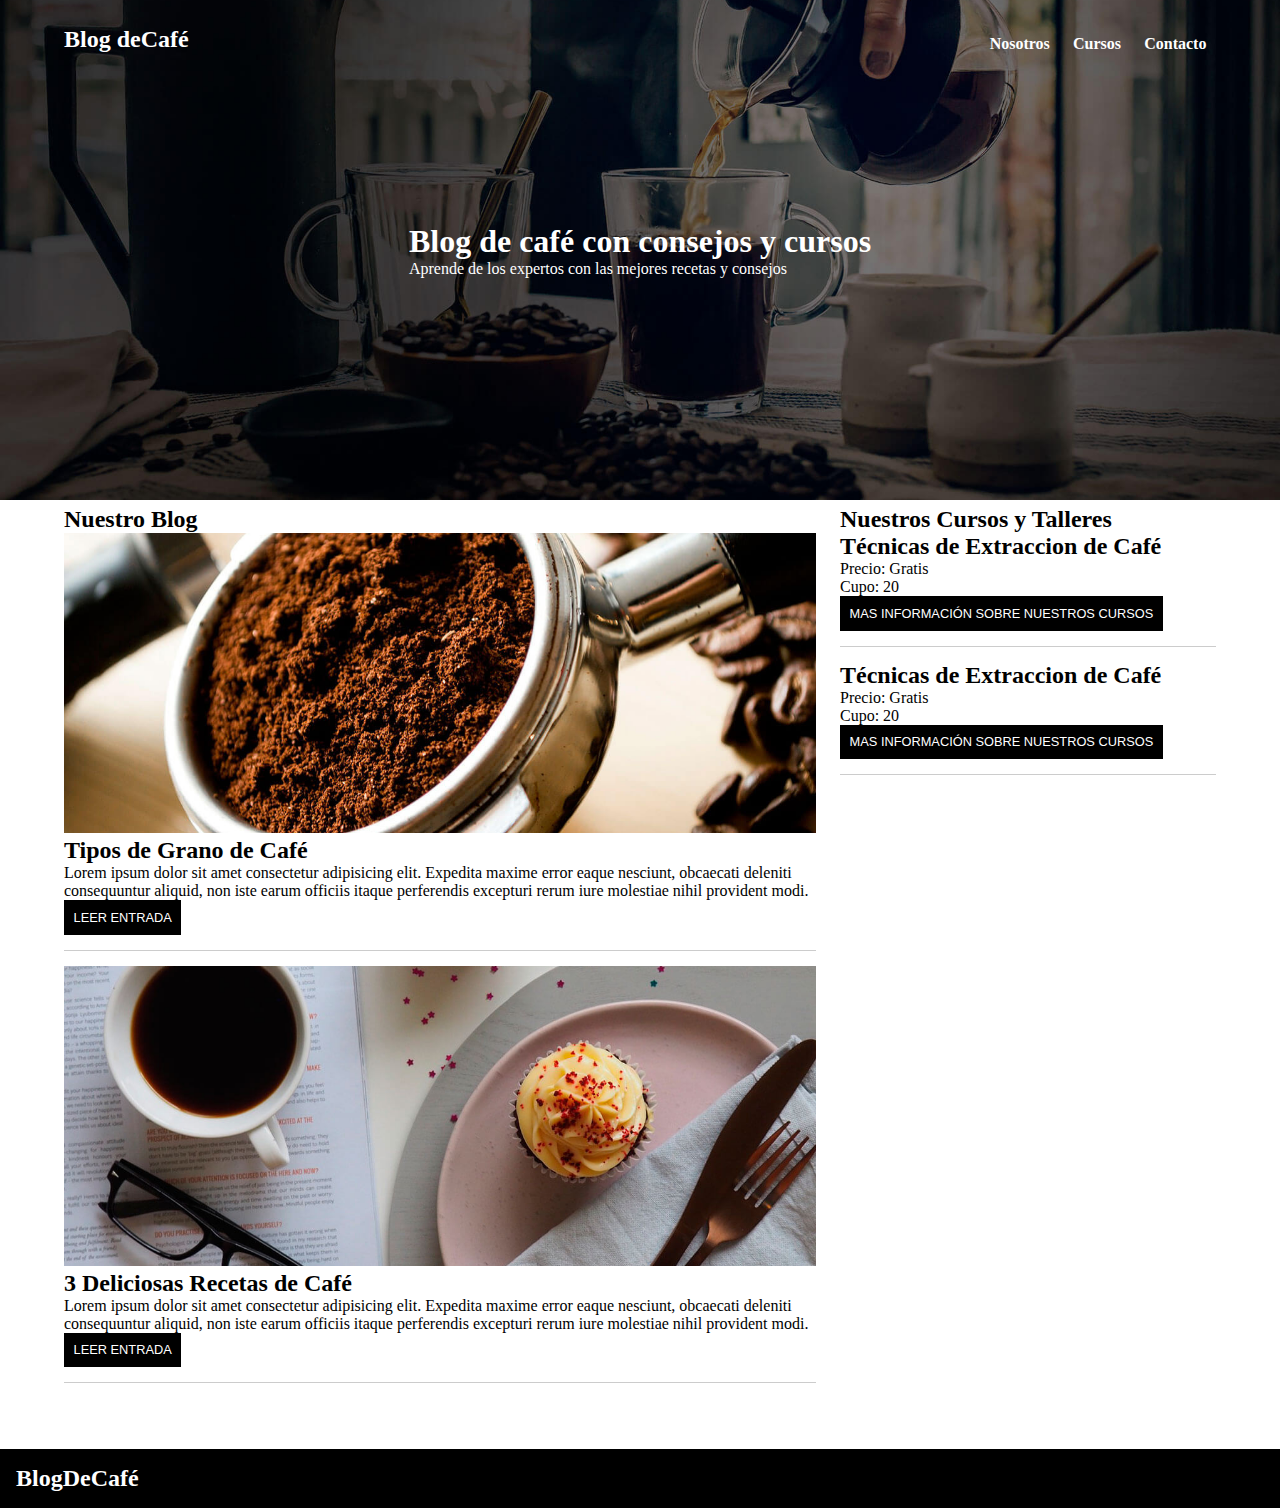
<file: blog-cafe-sala1/index.html>
<!DOCTYPE html>
<html lang="en">
<head>
    <meta charset="UTF-8">
    <meta name="viewport" content="width=device-width, initial-scale=1.0">
    <title>Blog de Cafe</title>
    <link rel="stylesheet" href="assets/style.css">
</head>
<body>
    <!-- encabezado blog de cafe -->
     <header class="seccion-principal">
        <section class="primero">
            <h2>Blog deCafé</h2>
            <nav>
                <ul>
                    <li><a href="#" class="nav-link">Nosotros</a></li>
                    <li><a href="./cursos.html" class="nav-link">Cursos</a></li>
                    <li><a href="#" class="nav-link">Contacto</a></li>
                </ul>
            </nav>
        </section>
        
        <section class="header-parte2">
            <h1>Blog de café con consejos y cursos</h1>
            <p>Aprende de los expertos con las mejores recetas y consejos</p>
        </section>
     </header>
     <!-- contedenor principal -->
     <main class="grid-container caja">
        <!-- apartado nuestro blog -->
        <section>
            <h2>Nuestro Blog</h2>
            <!-- tipos de grano -->
            <article>
                <div class="art-images">
                    <img src="./imagenes/blog1.jpg" alt="tipo de cafe">
                </div>
                <h2>Tipos de Grano de Café</h2>
                <p>Lorem ipsum dolor sit amet consectetur adipisicing elit. Expedita maxime error eaque nesciunt, obcaecati deleniti consequuntur aliquid, non iste earum officiis itaque perferendis excepturi rerum iure molestiae nihil provident modi.</p>
                <button class="btn">LEER ENTRADA</button>
                <hr>
            </article>
            <!-- deliciosas recetas -->
            <article>
                <div class="art-images">
                    <img src="./imagenes/blog2.jpg" alt="recetas de café">
                </div>
                <h2>3 Deliciosas Recetas de Café</h2>
                <p>Lorem ipsum dolor sit amet consectetur adipisicing elit. Expedita maxime error eaque nesciunt, obcaecati deleniti consequuntur aliquid, non iste earum officiis itaque perferendis excepturi rerum iure molestiae nihil provident modi.</p>
                <button class="btn">LEER ENTRADA</button>
                <hr>
            </article>
        </section>
        <!-- apartado nuestros cursos y talleres -->
        <section>
            <h2>Nuestros Cursos y Talleres</h2>
            <!-- técnicas de extraccion -->
            <article>
                <h2>Técnicas de Extraccion de Café</h2>
                <p>Precio: Gratis</p>
                <p>Cupo: 20</p>
                <button class="btn">Mas información sobre nuestros cursos</button>
                <hr>
            </article>
            <!-- recetas para principiantes -->
            <article>
                <h2>Técnicas de Extraccion de Café</h2>
                <p>Precio: Gratis</p>
                <p>Cupo: 20</p>
                <button class="btn">Mas información sobre nuestros cursos</button>
                <hr>
            </article>
        </section>
     </main>
     <!-- pie de pagina -->
     <footer>
        <h2>BlogDeCafé</h2>
     </footer>
</body>
</html>
</file>
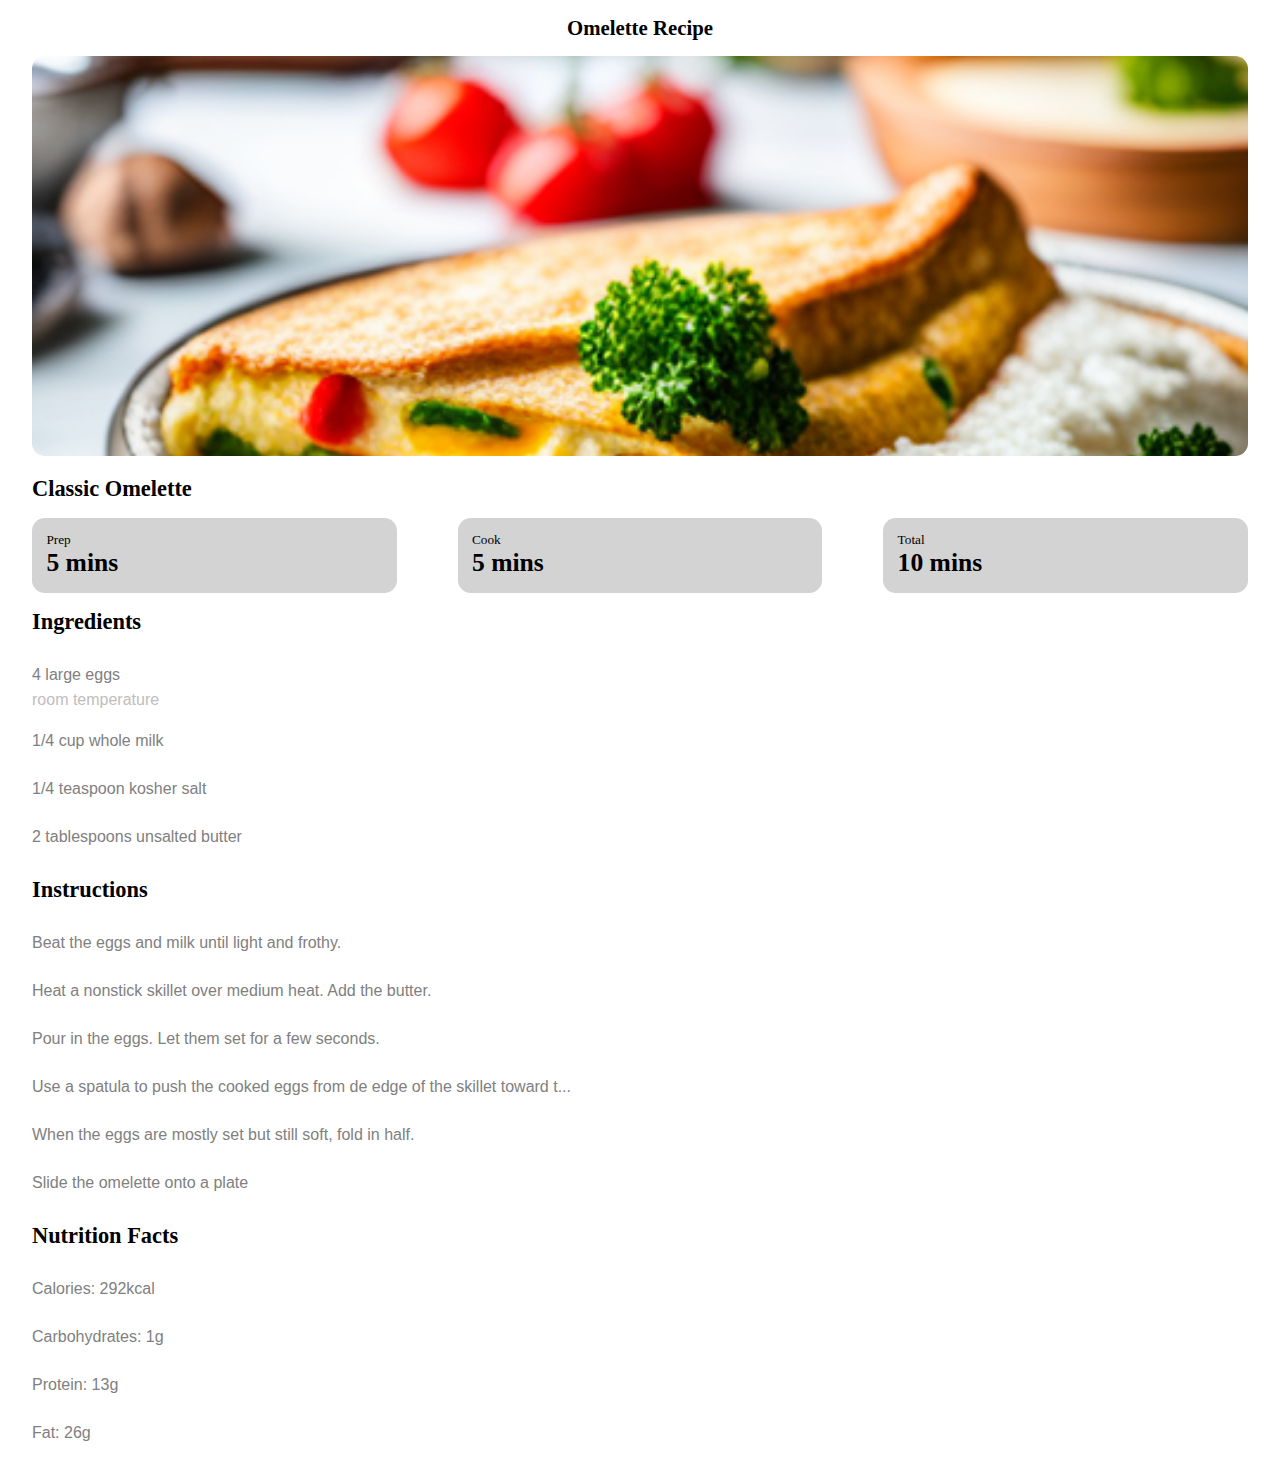
<file: recetario/index.html>
<!DOCTYPE html>
<html lang="en">
<head>
    <meta charset="UTF-8">
    <meta name="viewport" content="width=device-width, initial-scale=1.0">
    <title>Recetario</title>
    <link rel="stylesheet" href="style.css">
</head>
<body>

    <!-- imagen del omelette -->
    <header class="caja">
        <h1>Omelette Recipe</h1>
        <div class="omelette-imagen">
            <img src="./images/omelette.png" alt="Imagen de omelette">
        </div>
    </header>
    <main class="caja">
        <!-- seccion de los tiempos de preparacion -->
        <section>
            <h2>Classic Omelette</h2>
            <section class="seccion-tiempos">
                <div class="div-tiempo">
                    <h5>Prep</h5>
                    <span>5 mins</span>
                </div>
                <div class="div-tiempo">
                    <h5>Cook</h5>
                    <span>5 mins</span>
                </div>
                <div class="div-tiempo">
                    <h5>Total</h5>
                    <span>10 mins</span>
                </div>
            </section>
        </section>
        <!-- seccion de ingredientes -->
        <section>
            <h2>Ingredients</h2>
            <ul>
                <li>4 large eggs
                    <span>room temperature</span>
                </li>
                <li>1/4 cup whole milk</li>
                <li>1/4 teaspoon kosher salt</li>
                <li>2 tablespoons unsalted butter</li>
            </ul>
        </section>
        <!-- seccion de instrucciones -->
        <section>
            <h2>Instructions</h2>
            <ul>
                <li>Beat the eggs and milk until light and frothy.</li>
                <li>Heat a nonstick skillet over medium heat. Add the butter.</li>
                <li>Pour in the eggs. Let them set for a few seconds.</li>
                <li>Use a spatula to push the cooked eggs from de edge of the skillet toward t...</li>
                <li>When the eggs are mostly set but still soft, fold in half.</li>
                <li>Slide the omelette onto a plate</li>
            </ul>
        </section>
        <!-- seccion de informacion nutricional -->
        <section>
            <h2>Nutrition Facts</h2>
            <ul>
                <li>Calories: 292kcal</li>
                <li>Carbohydrates: 1g</li>
                <li>Protein: 13g</li>
                <li>Fat: 26g</li>
            </ul>
        </section>
    </main>
</body>
</html>
</file>
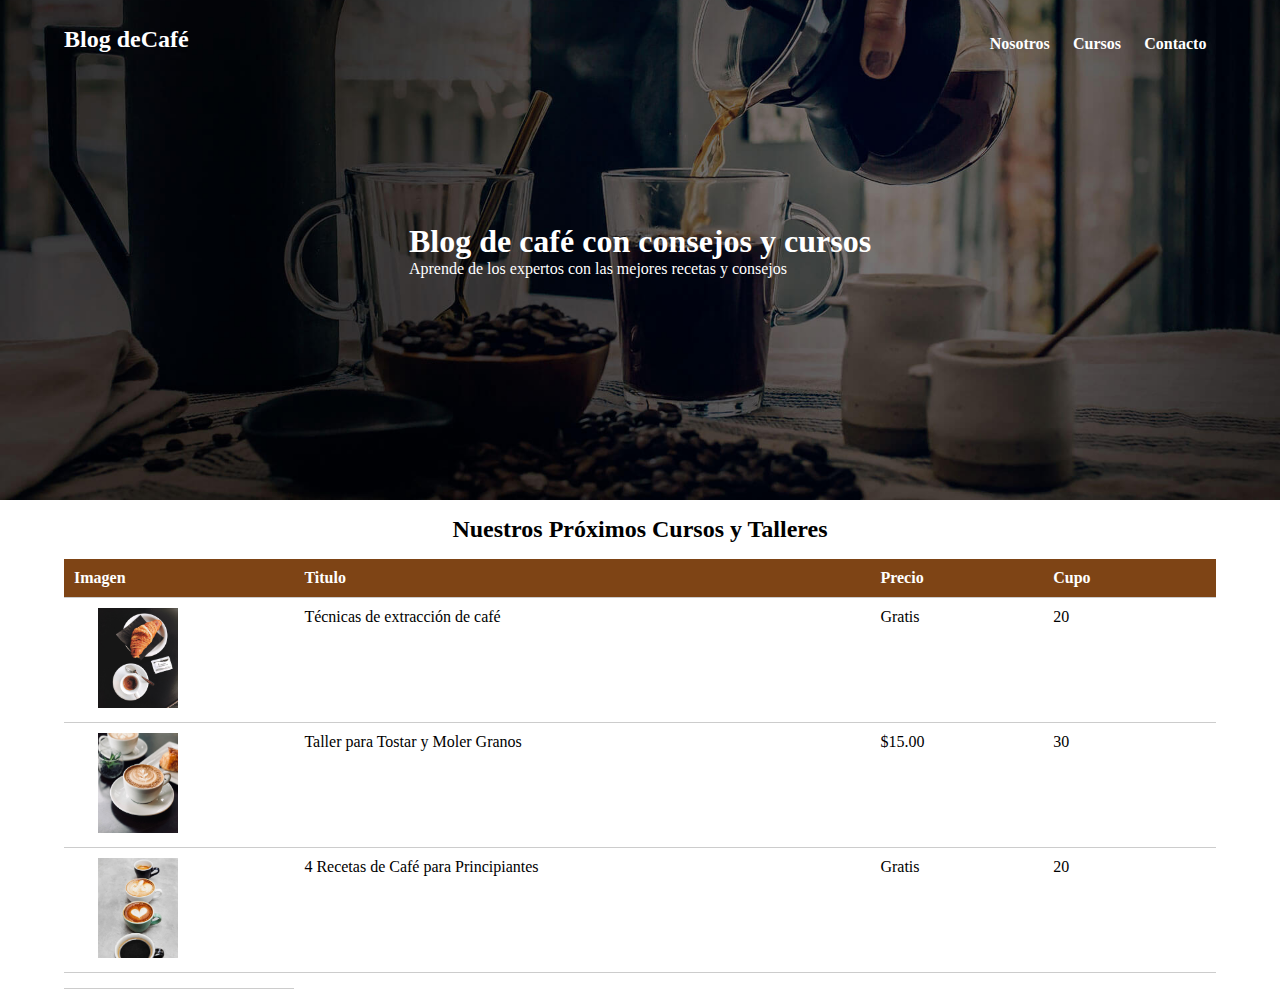
<file: blog-cafe-sala1/cursos.html>
<!DOCTYPE html>
<html lang="en">
<head>
    <meta charset="UTF-8">
    <meta name="viewport" content="width=device-width, initial-scale=1.0">
    <title>Proximos Cursos y Talleres</title>
    <link rel="stylesheet" href="assets/style.css">
</head>
<body>
    <!-- encabezado blog de cafe -->
    <header class="seccion-principal">
        <section class="primero">
            <h2>Blog deCafé</h2>
            <nav>
                <ul>
                    <li><a href="./index.html" class="nav-link">Nosotros</a></li>
                    <li><a href="#" class="nav-link">Cursos</a></li>
                    <li><a href="#" class="nav-link">Contacto</a></li>
                </ul>
            </nav>
        </section>
        
        <section class="header-parte2">
            <h1>Blog de café con consejos y cursos</h1>
            <p>Aprende de los expertos con las mejores recetas y consejos</p>
        </section>
     </header>
     <!-- contedenor principal -->
    <main class="caja">
        <h2 class="label-cursos">Nuestros Próximos Cursos y Talleres</h2>
        <!-- tabla de cursos con css grid -->
        <div class="contenedor-cursos">
            <!-- Encabezado -->
            <div class="encabezado">Imagen</div>
            <div class="encabezado">Titulo</div>
            <div class="encabezado">Precio</div>
            <div class="encabezado">Cupo</div>
            
            <!-- Fila 1 -->
            <div class="fila img-cursos">
                <img src="./imagenes/curso1.jpg" alt="curso uno">
            </div>
            <div class="fila">Técnicas de extracción de café</div>
            <div class="fila">Gratis</div>
            <div class="fila">20</div>
    
            <!-- Fila 2 -->
            <div class="fila img-cursos">
                <img src="./imagenes/curso2.jpg" alt="curso dos">
            </div>
            <div class="fila">Taller para Tostar y Moler Granos</div>
            <div class="fila">$15.00</div>
            <div class="fila">30</div>
    
            <!-- Fila 3 -->
            <div class="fila img-cursos">
                <img src="./imagenes/curso3.jpg" alt="curso tres">
            </div>
            <div class="fila">4 Recetas de Café para Principiantes</div>
            <div class="fila">Gratis</div>
            <div class="fila">20</div>
            <hr>
        </div>
    </main>
</body>
</html>
</file>
<file: blog-cafe-sala1/assets/style.css>
/* variables de colores a usar */
:root{
    --color-primario:#000;
    --color-secundario: #7e4415;
    --blanco:#FFF;
}

*{
    margin: 0;
    padding: 0;
    box-sizing: border-box;
}

/* colocar los elementos del titulo y del nav esquinados */
.primero{
    display: flex;
    justify-content: space-between;
}

nav ul li{
    display: inline-block;
    list-style: none;
    margin: .6rem;
    
}

.nav-link{
    text-decoration: none;
    color: var(--blanco);
    font-weight: bold;

}

.seccion-principal{
    background-image: url("../imagenes/banner.jpg"); 
    width: 100%;
    height: 500px;
    background-size: cover; 
    background-position: bottom; 
    padding: 2% 5%;
    color: var(--blanco);
    /* para poder alinear al centro el  texto del header,
    se coloca posicion relativa en el contenedor padre y absoluta en el hijo*/
    position: relative;
}

/* aqui alineamos la seccion que contiene el texto del header */
.header-parte2 {
    position: absolute;
    top: 50%;
    left: 50%;
    transform: translate(-50%, -50%);
}
/* usamos css grid para dividirlo en 2 columnas */
.grid-container{
    display: grid;
    grid-template-columns: 2fr 1fr;
    column-gap: 1.5rem;
}

.art-images{
    position: relative;
    flex: 0 0 400px; 
}

.art-images img{
    width: 100%;
    height: 300px;
    object-fit: cover;
}

.caja{
    width: 90%;
    margin: .5% auto 4%;
}

.btn{
    background-color: var(--color-primario);
    color: var(--blanco);
    padding: .6rem;
    text-transform: uppercase;
    text-align: center;
    font-size: .8rem;
    flex-flow: wrap;
    border: none;
}

hr {
    /* Elimina el borde por defecto */
    border: 0;
    /* Ajusta el grosor de la línea */
    height: 1px;
    /* Color con opacidad */
    background: rgba(0, 0, 0, 0.2);
    /* Espacio arriba y abajo */
    margin: 15px 0;
}

.label-cursos{
text-align: center;
font-weight: bold;
margin: 1rem;
}

/* css grid para los proximos cursos y talleres */
.contenedor-cursos{
    display: grid;
    /* Crea 4 columnas iguales */
    /* grid-template-columns: repeat(4, 1fr); */
    grid-template-columns: 20% 50% 15% 15%;
    /* Ajusta el ancho al contenedor */
    width: 100%; 
    height: 200px;
}

.contenedor-cursos > div{
    padding: 10px;
    text-align: left;
    /* Borde de las celdas */
    border-bottom: 1px solid #ccc;
}

.encabezado {
    background-color: var(--color-secundario);
    color: var(--blanco);
    font-weight: bold;
}

/* ajustar la imagen al tamaño del contenedor */
.img-cursos{
    position: relative;
    flex: 0 0 200px;
}
.img-cursos img{
    max-width: 100%;
    height: 100px;
    object-fit: cover;
    padding: 0 1.5rem;
}

footer{
    background-color: var(--color-primario);
    color: var(--blanco);
    padding: 1rem;
}

/* media query */

@media(max-width: 576px){

    .grid-container{
        display: block;
    }

    .contenedor-cursos{
        display: block;
    }

    .h2{
        font-size: .8rem;
    }
}
</file>
<file: recetario/style.css>
/* resetear valores por defecto de margen y padding */
*{
    margin: 0;
    padding: 0;
    box-sizing: border-box;
}

.caja{
    width: 95%;
    margin: 1rem auto;
}

/* adaptar la imagen */
.omelette-imagen{
    position: relative;
    flex: 0 0 450px;
}

.omelette-imagen img{
    width: 100%;
    height: 400px;
    object-fit: cover;
    border-radius: .8rem;
}

/* configuracion del texto */
h1{
    text-align: center;
    font-size: 1.3rem;
    margin: 1rem;
}

h2{
    font-size: 1.4rem;
    margin: 1rem 0;
}

h5{
    font-weight: lighter;
}

.seccion-tiempos span{
font-size: 1.6rem;
font-weight: bold;
}

/* colocar los div en fila */
.seccion-tiempos{
    display: flex;
    justify-content: space-between;
    flex-flow: row wrap;
}

.div-tiempo{
    background-color: lightgray;
    width: 30%;
    border-radius: .8rem;
    padding: .9rem;
}

ul li{
    list-style: none;
    line-height: 3rem;
    color: gray;
    font-family: 'Franklin Gothic Medium', 'Arial Narrow', Arial, sans-serif;
}

li span{
    display: block;
    color: rgb(192, 189, 189);
    line-height: 2px;
    margin-bottom: 1rem;
}

/* media query */

@media(max-width: 576px){
    .omelette-imagen{
        flex: 0 0 300px;
    }

    .omelette-imagen img{
        height: 200px;
    }

}
</file>
